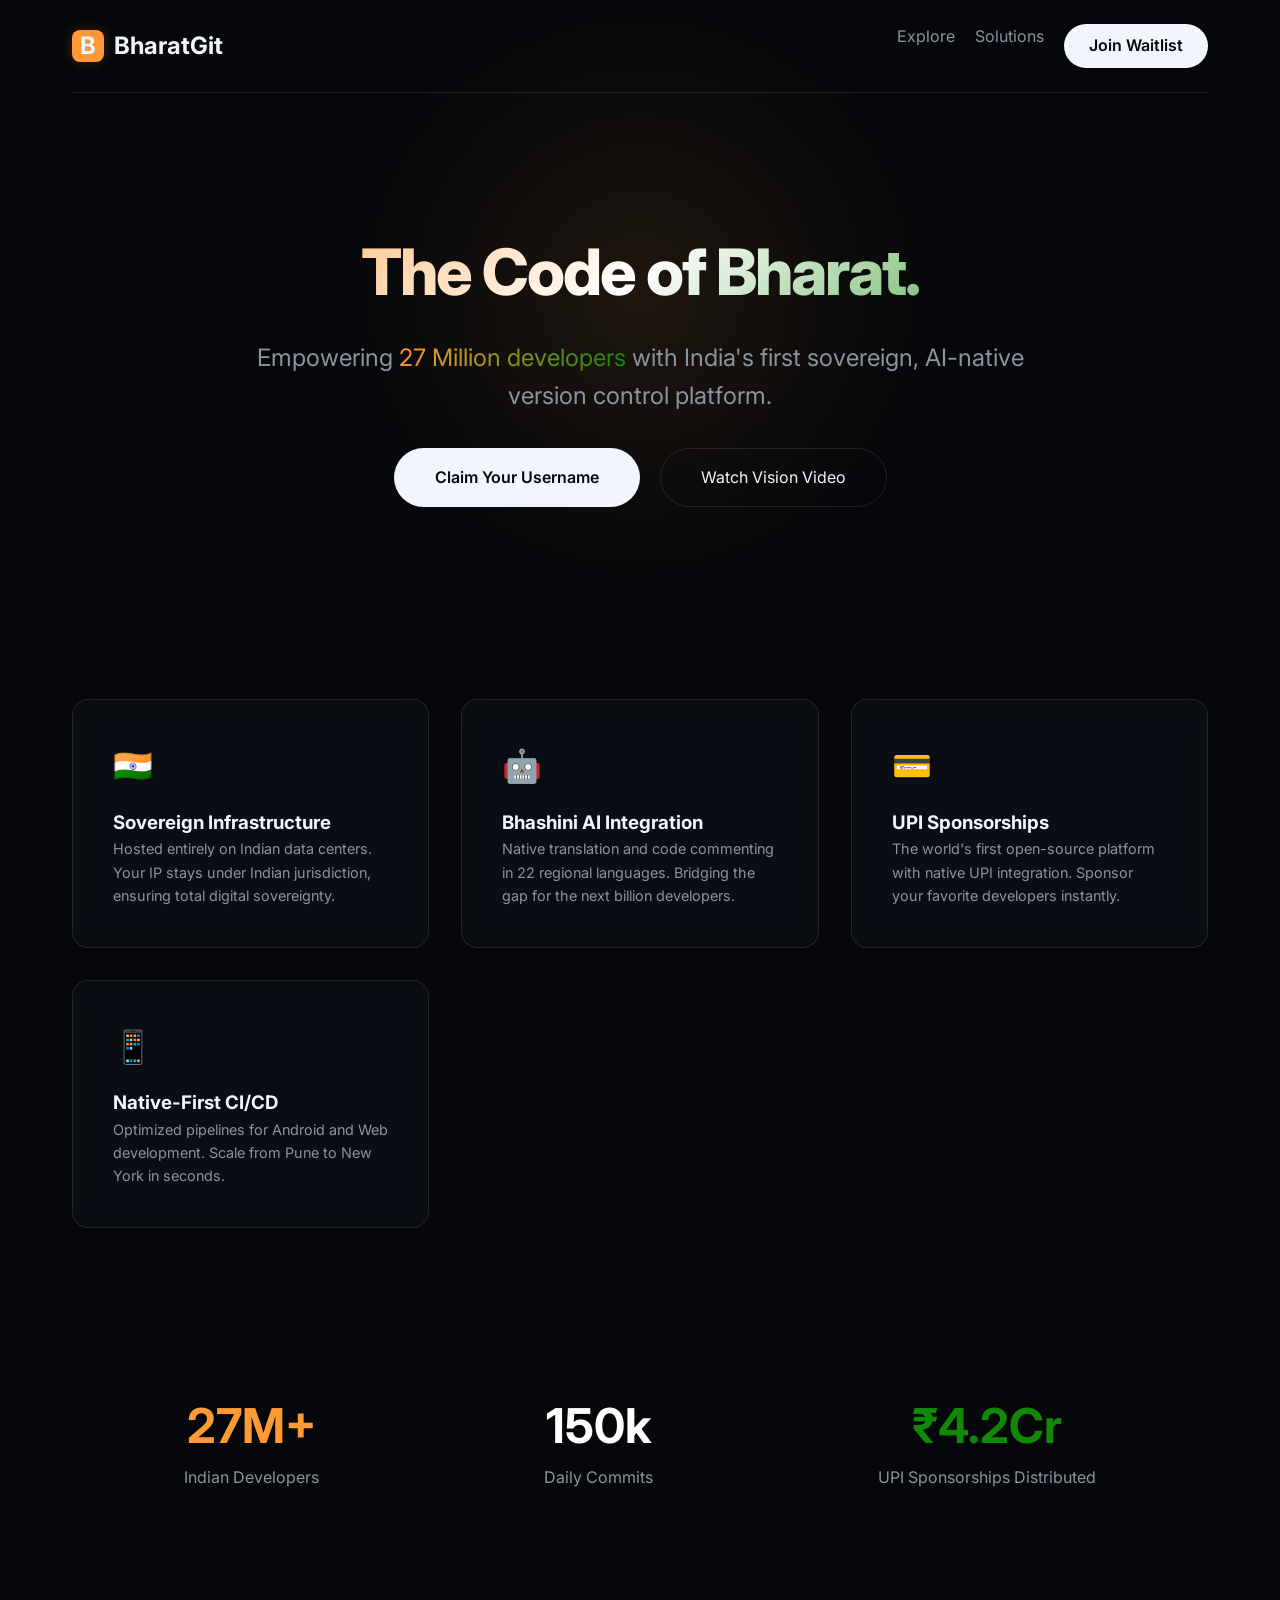
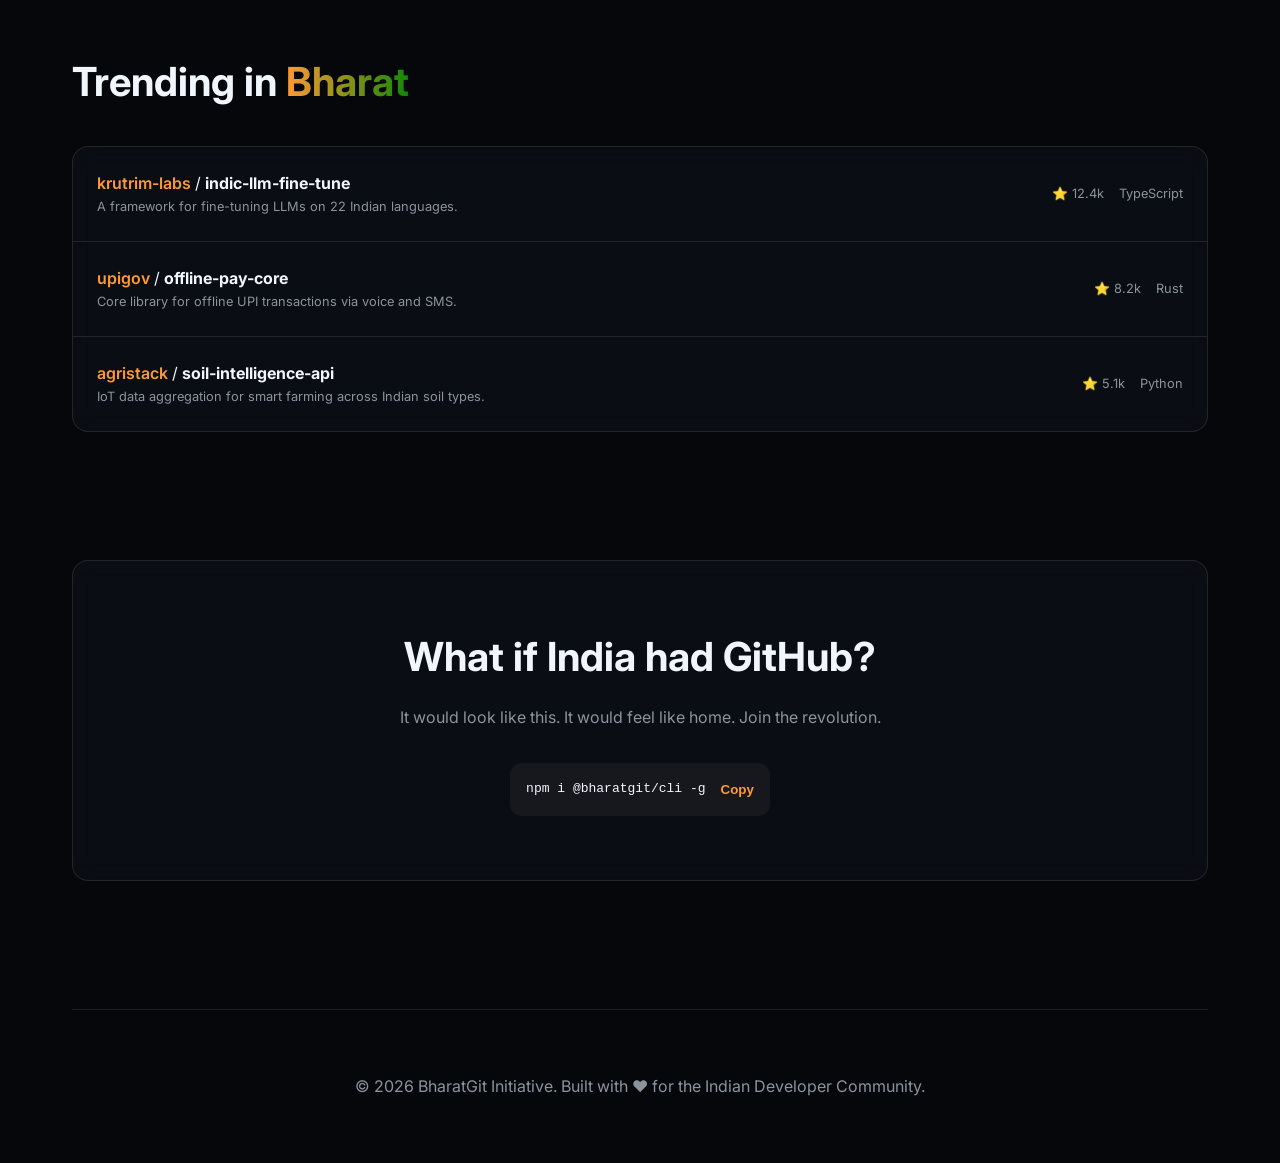
<file: index.html>
<!DOCTYPE html>
<html lang="en">
<head>
    <meta charset="UTF-8">
    <meta name="viewport" content="width=device-width, initial-scale=1.0">
    <title>BharatGit | The Future of Indian Open Source</title>
    <link rel="stylesheet" href="index.css">
    <link rel="preconnect" href="https://fonts.googleapis.com">
    <link rel="preconnect" href="https://fonts.gstatic.com" crossorigin>
    <link href="https://fonts.googleapis.com/css2?family=Inter:wght@400;600;800&display=swap" rel="stylesheet">
</head>
<body>
    <div class="container">
        <nav>
            <div class="logo">
                <div class="logo-icon">B</div>
                BharatGit
            </div>
            <div style="display: flex; gap: 20px;">
                <a href="#" style="color: var(--text-secondary); text-decoration: none;">Explore</a>
                <a href="#" style="color: var(--text-secondary); text-decoration: none;">Solutions</a>
                <a href="#" class="cta-button" style="padding: 0.5rem 1.5rem;">Join Waitlist</a>
            </div>
        </nav>

        <section class="hero">
            <h1 class="floating">The Code of Bharat.</h1>
            <p style="font-size: 1.5rem; color: var(--text-secondary); max-width: 800px; margin: 0 auto 2rem auto;">
                Empowering <span class="gradient-text">27 Million developers</span> with India's first sovereign, AI-native version control platform.
            </p>
            <div style="display: flex; gap: 20px; justify-content: center;">
                <a href="#" class="cta-button">Claim Your Username</a>
                <a href="#" style="padding: 1rem 2.5rem; color: var(--text-primary); text-decoration: none; border: 1px solid var(--border-color); border-radius: 50px;">Watch Vision Video</a>
            </div>
        </section>

        <section class="features">
            <div class="glass-container feature-card">
                <div class="feature-icon">🇮🇳</div>
                <h3>Sovereign Infrastructure</h3>
                <p style="color: var(--text-secondary); font-size: 0.9rem;">Hosted entirely on Indian data centers. Your IP stays under Indian jurisdiction, ensuring total digital sovereignty.</p>
            </div>
            <div class="glass-container feature-card">
                <div class="feature-icon">🤖</div>
                <h3>Bhashini AI Integration</h3>
                <p style="color: var(--text-secondary); font-size: 0.9rem;">Native translation and code commenting in 22 regional languages. Bridging the gap for the next billion developers.</p>
            </div>
            <div class="glass-container feature-card">
                <div class="feature-icon">💳</div>
                <h3>UPI Sponsorships</h3>
                <p style="color: var(--text-secondary); font-size: 0.9rem;">The world's first open-source platform with native UPI integration. Sponsor your favorite developers instantly.</p>
            </div>
            <div class="glass-container feature-card">
                <div class="feature-icon">📱</div>
                <h3>Native-First CI/CD</h3>
                <p style="color: var(--text-secondary); font-size: 0.9rem;">Optimized pipelines for Android and Web development. Scale from Pune to New York in seconds.</p>
            </div>
        </section>

        <!-- New: Live Stats Section -->
        <section style="margin-top: 10rem; display: flex; justify-content: space-around; text-align: center;">
            <div>
                <h4 style="font-size: 3rem; color: var(--accent-saffron);">27M+</h4>
                <p style="color: var(--text-secondary);">Indian Developers</p>
            </div>
            <div>
                <h4 style="font-size: 3rem; color: #FFFFFF;">150k</h4>
                <p style="color: var(--text-secondary);">Daily Commits</p>
            </div>
            <div>
                <h4 style="font-size: 3rem; color: var(--accent-emerald);">₹4.2Cr</h4>
                <p style="color: var(--text-secondary);">UPI Sponsorships Distributed</p>
            </div>
        </section>

        <!-- New: Trending Repositories Section -->
        <section style="margin-top: 10rem;">
            <h2 style="font-size: 2.5rem; margin-bottom: 2rem;">Trending in <span class="gradient-text">Bharat</span></h2>
            <div class="glass-container" style="padding: 0; overflow: hidden;">
                <div style="padding: 1.5rem; border-bottom: 1px solid var(--border-color); display: flex; justify-content: space-between; align-items: center;">
                    <div>
                        <span style="color: var(--accent-saffron); font-weight: 600;">krutrim-labs</span> / <strong>indic-llm-fine-tune</strong>
                        <p style="font-size: 0.8rem; color: var(--text-secondary);">A framework for fine-tuning LLMs on 22 Indian languages.</p>
                    </div>
                    <div style="display: flex; gap: 15px; font-size: 0.8rem; color: var(--text-secondary);">
                        <span>⭐ 12.4k</span>
                        <span>TypeScript</span>
                    </div>
                </div>
                <div style="padding: 1.5rem; border-bottom: 1px solid var(--border-color); display: flex; justify-content: space-between; align-items: center;">
                    <div>
                        <span style="color: var(--accent-saffron); font-weight: 600;">upigov</span> / <strong>offline-pay-core</strong>
                        <p style="font-size: 0.8rem; color: var(--text-secondary);">Core library for offline UPI transactions via voice and SMS.</p>
                    </div>
                    <div style="display: flex; gap: 15px; font-size: 0.8rem; color: var(--text-secondary);">
                        <span>⭐ 8.2k</span>
                        <span>Rust</span>
                    </div>
                </div>
                <div style="padding: 1.5rem; display: flex; justify-content: space-between; align-items: center;">
                    <div>
                        <span style="color: var(--accent-saffron); font-weight: 600;">agristack</span> / <strong>soil-intelligence-api</strong>
                        <p style="font-size: 0.8rem; color: var(--text-secondary);">IoT data aggregation for smart farming across Indian soil types.</p>
                    </div>
                    <div style="display: flex; gap: 15px; font-size: 0.8rem; color: var(--text-secondary);">
                        <span>⭐ 5.1k</span>
                        <span>Python</span>
                    </div>
                </div>
            </div>
        </section>

        <section style="margin-top: 8rem; text-align: center;">
            <div class="glass-container" style="padding: 4rem;">
                <h2 style="font-size: 2.5rem; margin-bottom: 1rem;">What if India had GitHub?</h2>
                <p style="color: var(--text-secondary); margin-bottom: 2rem;">It would look like this. It would feel like home. Join the revolution.</p>
                <div style="background: rgba(255, 255, 255, 0.05); padding: 1rem; border-radius: 12px; display: inline-flex; align-items: center; gap: 15px;">
                    <code>npm i @bharatgit/cli -g</code>
                    <button style="background: none; border: none; color: var(--accent-saffron); cursor: pointer; font-weight: 600;">Copy</button>
                </div>
            </div>
        </section>

        <footer>
            <p>&copy; 2026 BharatGit Initiative. Built with ❤️ for the Indian Developer Community.</p>
        </footer>
    </div>

    <script src="index.js"></script>
</body>
</html>
</file>
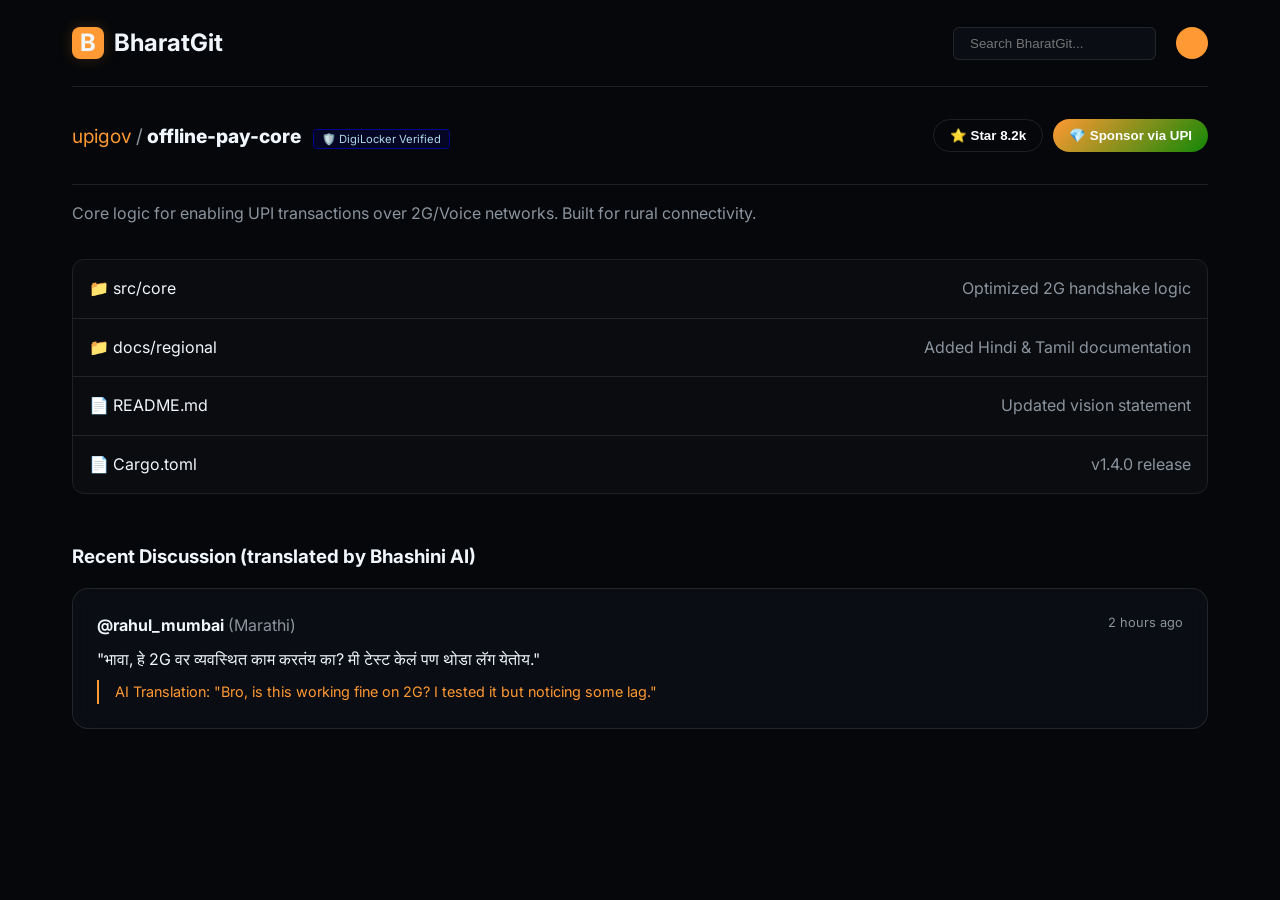
<file: repo.html>
<!DOCTYPE html>
<html lang="en">
<head>
    <meta charset="UTF-8">
    <meta name="viewport" content="width=device-width, initial-scale=1.0">
    <title>upigov / offline-pay-core | BharatGit</title>
    <link rel="stylesheet" href="index.css">
    <link rel="preconnect" href="https://fonts.googleapis.com">
    <link rel="preconnect" href="https://fonts.gstatic.com" crossorigin>
    <link href="https://fonts.googleapis.com/css2?family=Inter:wght@400;600;800&display=swap" rel="stylesheet">
    <style>
        .repo-header {
            padding: 2rem 0;
            border-bottom: 1px solid var(--border-color);
            display: flex;
            justify-content: space-between;
            align-items: center;
        }
        .verified-badge {
            background: rgba(0, 0, 136, 0.2);
            color: #add8e6;
            padding: 2px 8px;
            border-radius: 4px;
            font-size: 0.7rem;
            border: 1px solid var(--accent-blue);
            margin-left: 8px;
        }
        .file-list {
            margin-top: 2rem;
            border: 1px solid var(--border-color);
            border-radius: 12px;
            overflow: hidden;
        }
        .file-item {
            padding: 1rem;
            border-bottom: 1px solid var(--border-color);
            display: flex;
            justify-content: space-between;
            background: rgba(255, 255, 255, 0.02);
        }
        .file-item:last-child { border-bottom: none; }
        .file-item:hover { background: rgba(255, 255, 255, 0.05); }

        .upi-modal {
            position: fixed;
            top: 50%;
            left: 50%;
            transform: translate(-50%, -50%);
            width: 300px;
            padding: 2rem;
            text-align: center;
            display: none;
            z-index: 100;
        }
        .overlay-dim {
            position: fixed;
            top: 0;
            left: 0;
            width: 100%;
            height: 100%;
            background: rgba(0,0,0,0.8);
            display: none;
            z-index: 99;
        }
        .qr-placeholder {
            width: 200px;
            height: 200px;
            background: white;
            margin: 1rem auto;
            border-radius: 8px;
            display: flex;
            align-items: center;
            justify-content: center;
            color: black;
            font-weight: bold;
        }
    </style>
</head>
<body>
    <div class="container">
        <nav>
            <div class="logo">
                <div class="logo-icon">B</div>
                BharatGit
            </div>
            <div style="display: flex; gap: 20px; align-items: center;">
                <input type="text" placeholder="Search BharatGit..." style="background: var(--card-bg); border: 1px solid var(--border-color); padding: 0.5rem 1rem; border-radius: 6px; color: white;">
                <div style="width: 32px; height: 32px; border-radius: 50%; background: var(--accent-saffron);"></div>
            </div>
        </nav>

        <div class="repo-header">
            <div>
                <span style="font-size: 1.2rem; color: var(--accent-saffron);">upigov</span> 
                <span style="font-size: 1.2rem; color: var(--text-secondary);">/</span> 
                <span style="font-size: 1.2rem; font-weight: 800;">offline-pay-core</span>
                <span class="verified-badge">🛡️ DigiLocker Verified</span>
            </div>
            <div style="display: flex; gap: 10px;">
                <button class="cta-button" style="padding: 0.5rem 1rem; background: transparent; border: 1px solid var(--border-color); color: white;">⭐ Star 8.2k</button>
                <button class="cta-button" id="sponsorBtn" style="padding: 0.5rem 1rem; background: linear-gradient(135deg, var(--accent-saffron), var(--accent-emerald)); border: none; color: white;">💎 Sponsor via UPI</button>
            </div>
        </div>

        <p style="margin-top: 1rem; color: var(--text-secondary);">
            Core logic for enabling UPI transactions over 2G/Voice networks. Built for rural connectivity.
        </p>

        <div class="file-list">
            <div class="file-item">
                <span>📁 src/core</span>
                <span style="color: var(--text-secondary);">Optimized 2G handshake logic</span>
            </div>
            <div class="file-item">
                <span>📁 docs/regional</span>
                <span style="color: var(--text-secondary);">Added Hindi & Tamil documentation</span>
            </div>
            <div class="file-item">
                <span>📄 README.md</span>
                <span style="color: var(--text-secondary);">Updated vision statement</span>
            </div>
            <div class="file-item">
                <span>📄 Cargo.toml</span>
                <span style="color: var(--text-secondary);">v1.4.0 release</span>
            </div>
        </div>

        <div style="margin-top: 3rem;">
            <h3>Recent Discussion (translated by Bhashini AI)</h3>
            <div class="glass-container" style="margin-top: 1rem; padding: 1.5rem;">
                <div style="display: flex; justify-content: space-between;">
                    <strong>@rahul_mumbai <span style="font-weight: 400; color: var(--text-secondary);"> (Marathi)</span></strong>
                    <span style="font-size: 0.8rem; color: var(--text-secondary);">2 hours ago</span>
                </div>
                <p style="margin-top: 0.5rem;">"भावा, हे 2G वर व्यवस्थित काम करतंय का? मी टेस्ट केलं पण थोडा लॅग येतोय."</p>
                <div style="margin-top: 0.5rem; padding-left: 1rem; border-left: 2px solid var(--accent-saffron);">
                    <p style="font-size: 0.9rem; color: var(--accent-saffron);">AI Translation: "Bro, is this working fine on 2G? I tested it but noticing some lag."</p>
                </div>
            </div>
        </div>
    </div>

    <!-- UPI Modal -->
    <div class="overlay-dim" id="overlay"></div>
    <div class="glass-container upi-modal" id="modal">
        <h3>Sponsor upigov</h3>
        <p style="font-size: 0.8rem; color: var(--text-secondary); margin-bottom: 1rem;">Support Digital Public Goods in India</p>
        <div class="qr-placeholder">
            [ UPI QR CODE ]
        </div>
        <p style="font-weight: 800; font-size: 1.2rem;">VPA: upi@rbi</p>
        <button onclick="closeModal()" class="cta-button" style="margin-top: 1rem; width: 100%;">Close</button>
    </div>

    <script>
        const btn = document.getElementById('sponsorBtn');
        const modal = document.getElementById('modal');
        const overlay = document.getElementById('overlay');

        btn.onclick = () => {
            modal.style.display = 'block';
            overlay.style.display = 'block';
        }

        function closeModal() {
            modal.style.display = 'none';
            overlay.style.display = 'none';
        }
    </script>
</body>
</html>
</file>
<file: index.css>
:root {
    --bg-color: #05070a;
    --card-bg: rgba(13, 17, 23, 0.7);
    --accent-saffron: #FF9933;
    --accent-emerald: #128807;
    --accent-blue: #000088;
    --text-primary: #f0f6fc;
    --text-secondary: #8b949e;
    --border-color: rgba(255, 255, 255, 0.1);
    --glow-color: rgba(255, 153, 51, 0.2);
    --font-main: 'Inter', system-ui, -apple-system, sans-serif;
}

* {
    margin: 0;
    padding: 0;
    box-sizing: border-box;
}

body {
    background-color: var(--bg-color);
    color: var(--text-primary);
    font-family: var(--font-main);
    line-height: 1.6;
    overflow-x: hidden;
}

/* Glassmorphism Background */
.glass-container {
    background: var(--card-bg);
    backdrop-filter: blur(12px);
    -webkit-backdrop-filter: blur(12px);
    border: 1px solid var(--border-color);
    border-radius: 16px;
}

/* Premium Typography */
h1 {
    font-size: 4rem;
    font-weight: 800;
    letter-spacing: -2px;
    background: linear-gradient(135deg, #FF9933 0%, #FFFFFF 50%, #128807 100%);
    -webkit-background-clip: text;
    -webkit-text-fill-color: transparent;
    margin-bottom: 1rem;
}

.gradient-text {
    background: linear-gradient(90deg, var(--accent-saffron), var(--accent-emerald));
    -webkit-background-clip: text;
    -webkit-text-fill-color: transparent;
}

/* Animations */
@keyframes float {
    0% { transform: translateY(0px); }
    50% { transform: translateY(-20px); }
    100% { transform: translateY(0px); }
}

.floating {
    animation: float 6s ease-in-out infinite;
}

/* Layout */
.container {
    max-width: 1200px;
    margin: 0 auto;
    padding: 0 2rem;
}

nav {
    display: flex;
    justify-content: space-between;
    align-items: center;
    padding: 1.5rem 0;
    border-bottom: 1px solid var(--border-color);
}

.logo {
    display: flex;
    align-items: center;
    gap: 10px;
    font-size: 1.5rem;
    font-weight: 700;
}

.logo-icon {
    width: 32px;
    height: 32px;
    background: var(--accent-saffron);
    border-radius: 8px;
    display: flex;
    align-items: center;
    justify-content: center;
    box-shadow: 0 0 15px var(--glow-color);
}

.hero {
    padding: 8rem 0;
    text-align: center;
    position: relative;
}

.hero::before {
    content: '';
    position: absolute;
    top: -100px;
    left: 50%;
    transform: translateX(-50%);
    width: 600px;
    height: 600px;
    background: radial-gradient(circle, rgba(255, 153, 51, 0.1) 0%, transparent 70%);
    z-index: -1;
}

.cta-button {
    display: inline-block;
    padding: 1rem 2.5rem;
    background: var(--text-primary);
    color: var(--bg-color);
    text-decoration: none;
    border-radius: 50px;
    font-weight: 600;
    transition: all 0.3s ease;
    border: 1px solid transparent;
}

.cta-button:hover {
    background: transparent;
    color: var(--text-primary);
    border-color: var(--text-primary);
    transform: translateY(-2px);
    box-shadow: 0 10px 20px rgba(255, 255, 255, 0.05);
}

.features {
    display: grid;
    grid-template-columns: repeat(auto-fit, minmax(300px, 1fr));
    gap: 2rem;
    margin-top: 4rem;
}

.feature-card {
    padding: 2.5rem;
    transition: transform 0.3s ease;
}

.feature-card:hover {
    transform: translateY(-10px);
    border-color: var(--accent-saffron);
}

.feature-icon {
    font-size: 2rem;
    margin-bottom: 1rem;
}

/* Footer */
footer {
    padding: 4rem 0;
    text-align: center;
    border-top: 1px solid var(--border-color);
    margin-top: 8rem;
    color: var(--text-secondary);
}
</file>
